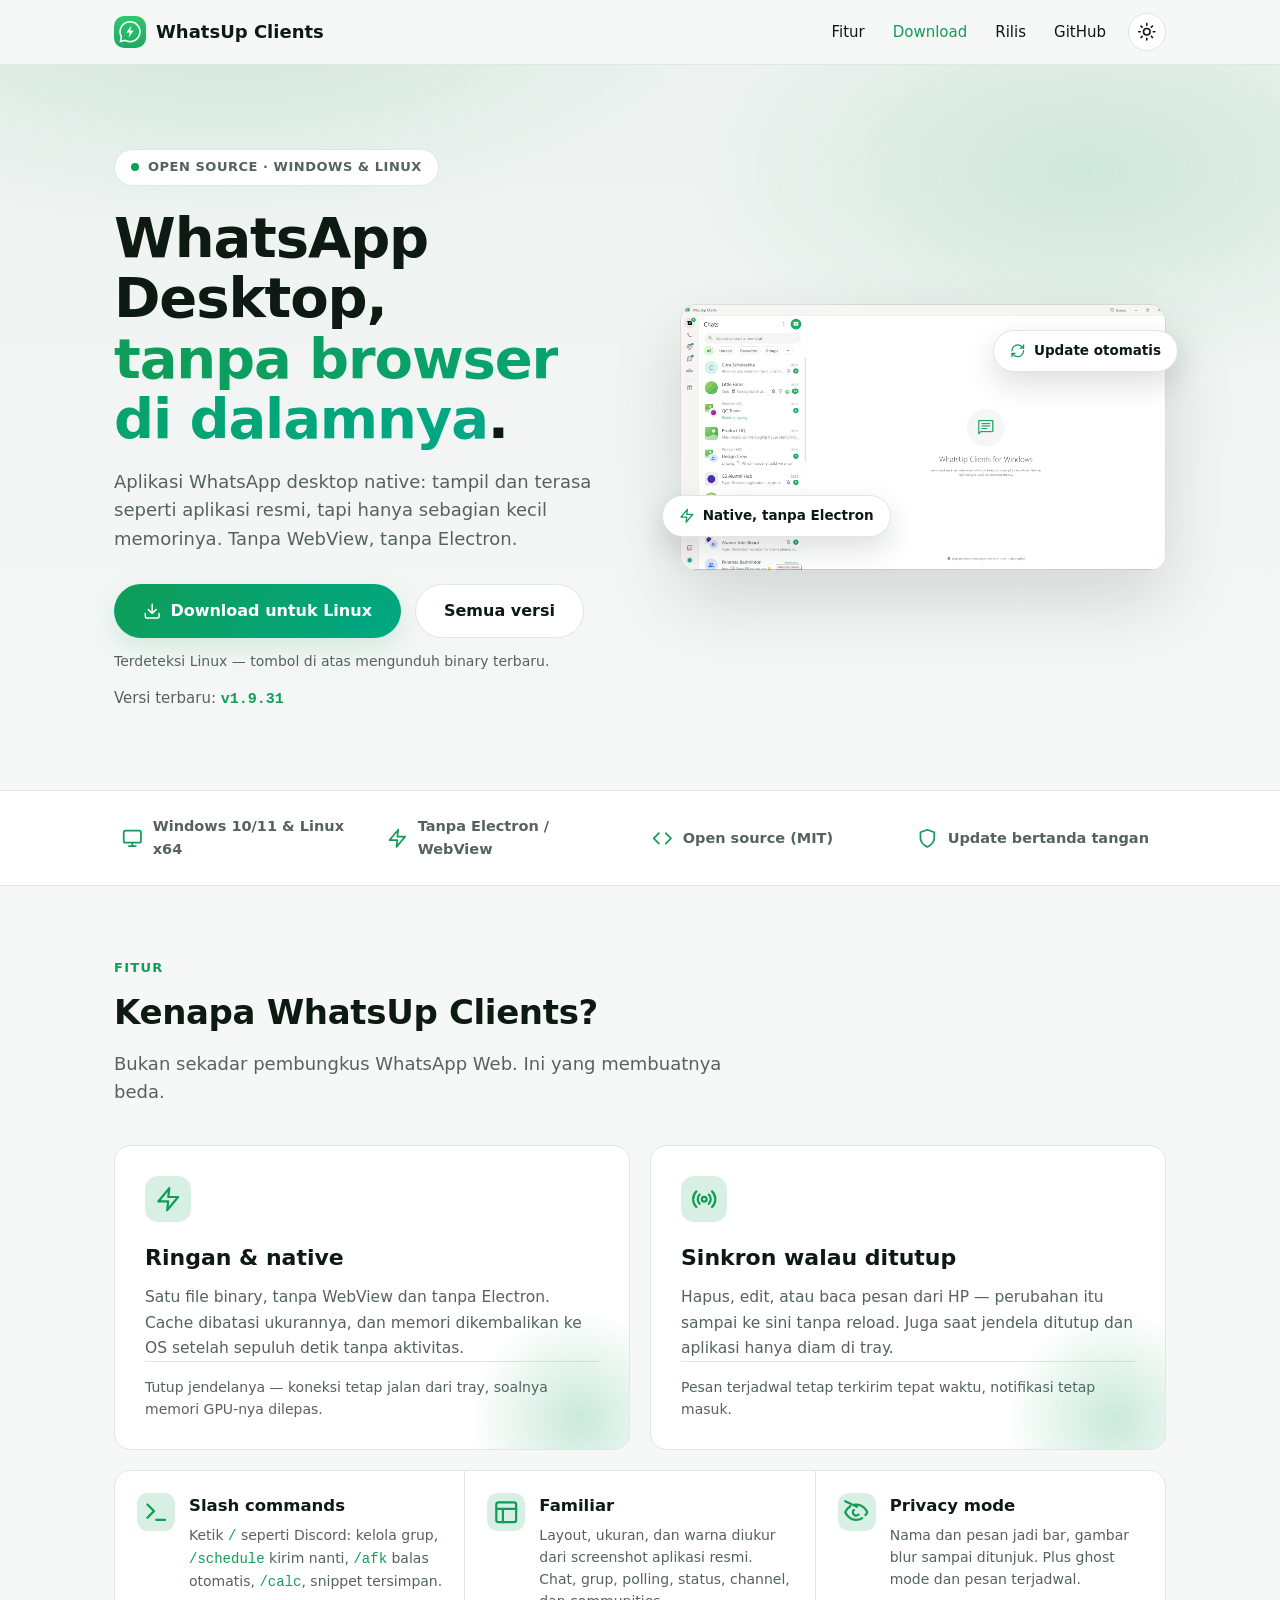
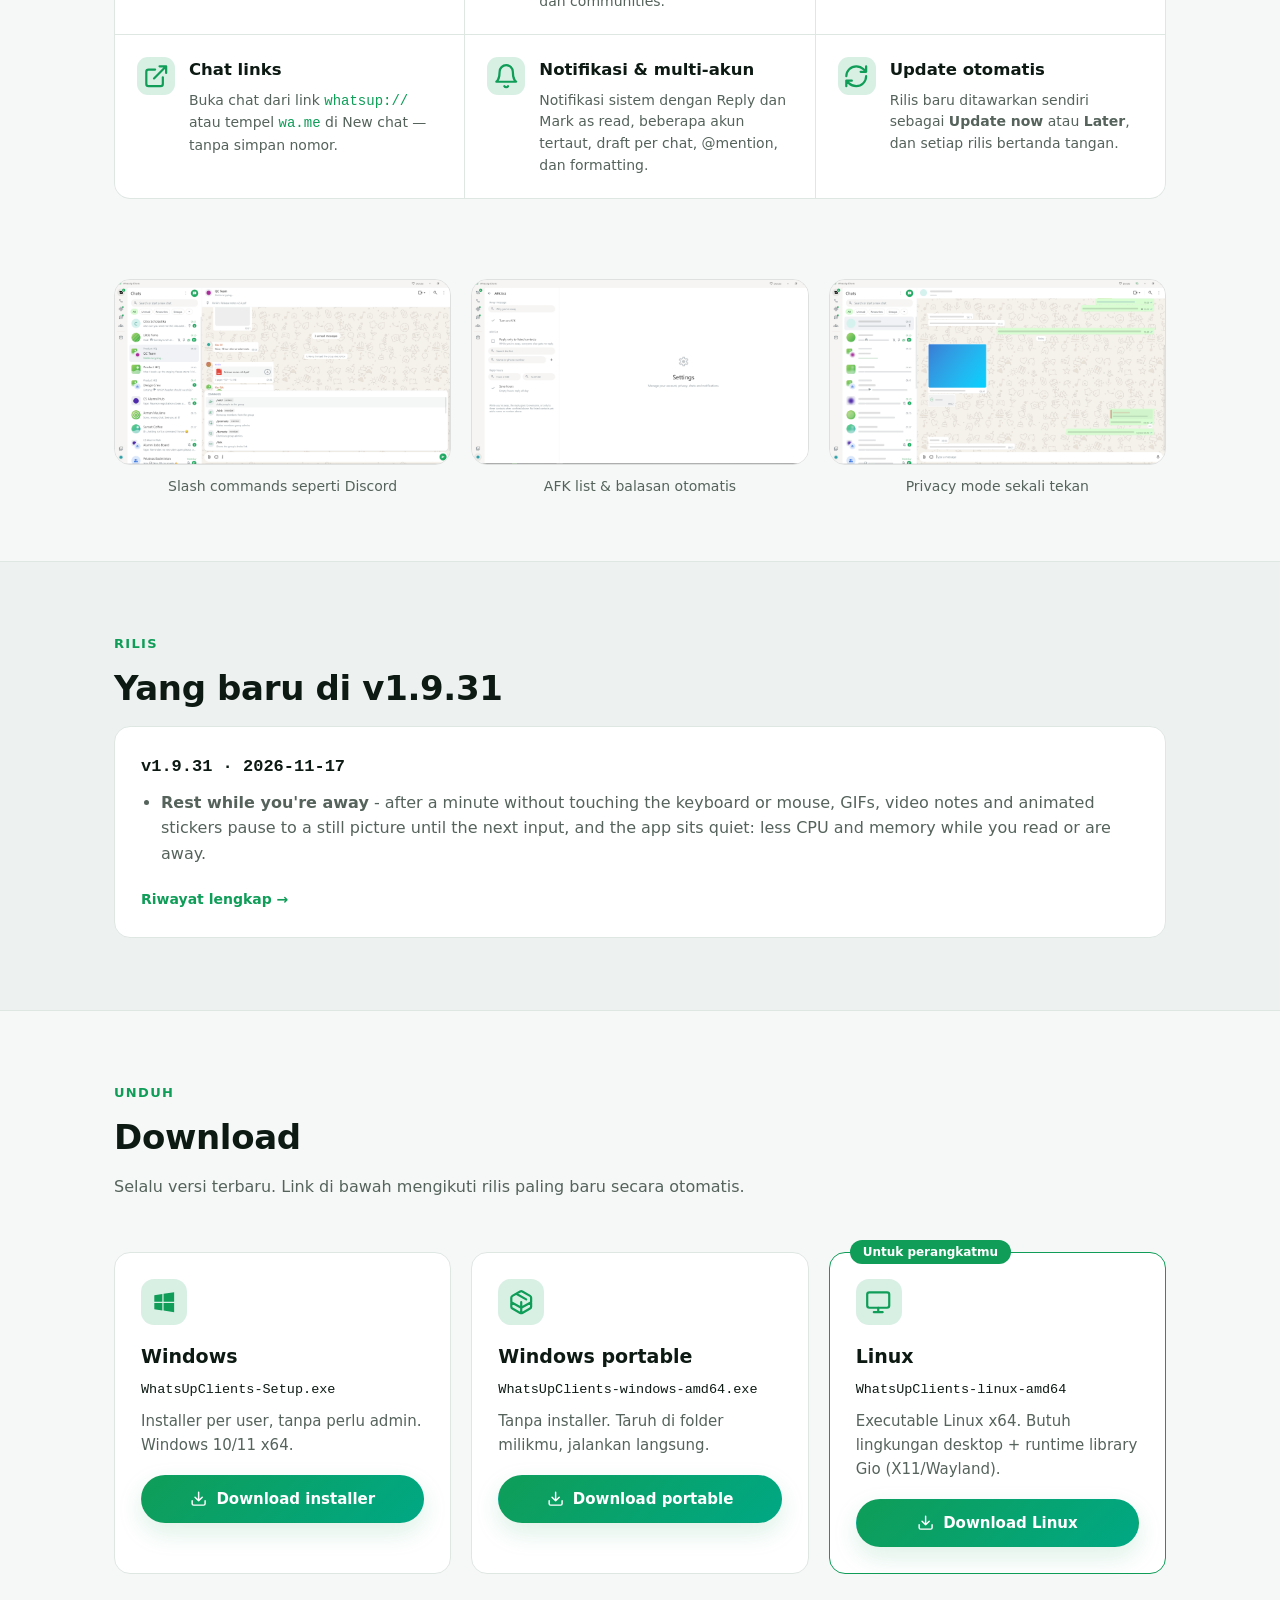
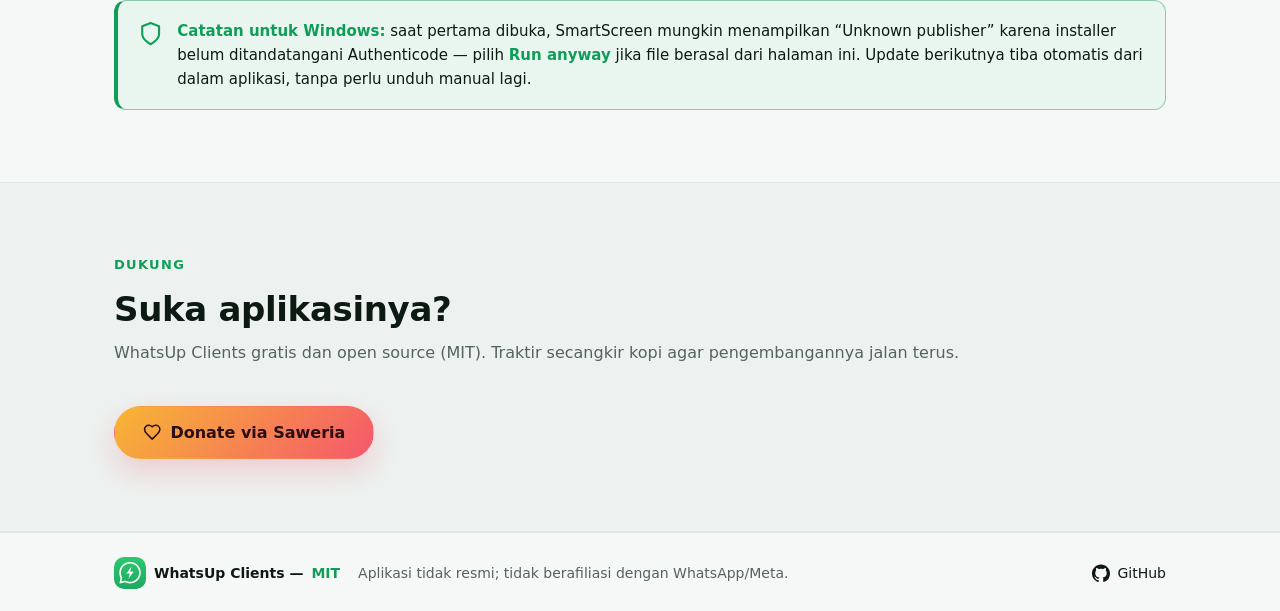
<file: index.html>
<!DOCTYPE html>
<html lang="id" data-theme="dark">
<head>
<meta charset="utf-8">
<meta name="viewport" content="width=device-width, initial-scale=1">
<title>WhatsUp Clients</title>
<meta name="description" content="WhatsUp Clients adalah aplikasi WhatsApp Desktop native yang ringan: tampilan seperti aplikasi resmi, tanpa Electron, dengan update otomatis.">
<link rel="canonical" href="https://latief.id/whatsup/">

<link rel="icon" href="docs/brand/favicon.ico" sizes="any">
<link rel="icon" type="image/png" sizes="32x32" href="docs/brand/icon-32.png">
<link rel="apple-touch-icon" href="docs/brand/icon-512.png">

<meta property="og:type" content="website">
<meta property="og:site_name" content="WhatsUp Clients">
<meta property="og:title" content="WhatsUp Clients">
<meta property="og:description" content="Aplikasi WhatsApp Desktop native yang ringan. Tampil seperti aplikasi resmi, tanpa Electron, tetap tersinkron walau jendela ditutup.">
<meta property="og:url" content="https://latief.id/whatsup/">
<meta property="og:image" content="https://latief.id/whatsup/docs/brand/og-image.png">
<meta property="og:image:width" content="1200">
<meta property="og:image:height" content="630">
<meta property="og:image:alt" content="Ikon WhatsUp Clients">
<meta property="og:locale" content="id_ID">
<meta property="og:locale:alternate" content="en_US">

<meta name="twitter:card" content="summary_large_image">
<meta name="twitter:title" content="WhatsUp Clients">
<meta name="twitter:description" content="Aplikasi WhatsApp Desktop native yang ringan. Tampilan seperti aplikasi resmi, tanpa Electron, dengan update otomatis.">
<meta name="twitter:image" content="https://latief.id/whatsup/docs/brand/og-image.png">
<meta name="twitter:image:alt" content="Ikon WhatsUp Clients">

<link rel="stylesheet" href="styles.css">
<script>
// Set theme before paint to avoid a flash. Stored choice wins,
// otherwise follow the OS.
(function () {
  try {
    var t = localStorage.getItem("wuc-theme");
    if (!t) t = (window.matchMedia && window.matchMedia("(prefers-color-scheme: light)").matches) ? "light" : "dark";
    document.documentElement.setAttribute("data-theme", t);
  } catch (e) {}
})();
</script>
</head>
<body>

<svg width="0" height="0" class="sprite" aria-hidden="true" focusable="false"><defs>
<symbol id="i-chat" viewBox="0 0 24 24"><path d="M21 11.5a8.38 8.38 0 0 1-.9 3.8 8.5 8.5 0 0 1-7.6 4.7 8.38 8.38 0 0 1-3.8-.9L3 21l1.9-5.7a8.38 8.38 0 0 1-.9-3.8 8.5 8.5 0 0 1 4.7-7.6 8.38 8.38 0 0 1 3.8-.9h.5a8.48 8.48 0 0 1 8 8z"/></symbol>
<symbol id="i-zap" viewBox="0 0 24 24"><path d="M13 2 3 14h9l-1 8 10-12h-9z"/></symbol>
<symbol id="i-layout" viewBox="0 0 24 24"><rect x="3" y="3" width="18" height="18" rx="2"/><path d="M3 9h18M9 21V9"/></symbol>
<symbol id="i-terminal" viewBox="0 0 24 24"><path d="m4 17 6-6-6-6M12 19h8"/></symbol>
<symbol id="i-eyeoff" viewBox="0 0 24 24"><path d="M10.73 5.08A10.43 10.43 0 0 1 12 5c7 0 10 7 10 7a13.16 13.16 0 0 1-1.67 2.68M6.61 6.61A13.53 13.53 0 0 0 2 12s3 7 10 7a9.74 9.74 0 0 0 5.39-1.61M14.12 14.12a3 3 0 1 1-4.24-4.24m2.82-2.82L2 2"/></symbol>
<symbol id="i-bell" viewBox="0 0 24 24"><path d="M6 8a6 6 0 0 1 12 0c0 7 3 9 3 9H3s3-2 3-9M10.3 21a1.94 1.94 0 0 0 3.4 0"/></symbol>
<symbol id="i-refresh" viewBox="0 0 24 24"><path d="M3 12a9 9 0 0 1 9-9 9.75 9.75 0 0 1 6.74 2.74L21 8M21 3v5h-5M21 12a9 9 0 0 1-9 9 9.75 9.75 0 0 1-6.74-2.74L3 16M3 21v-5h5"/></symbol>
<symbol id="i-realtime" viewBox="0 0 24 24"><circle cx="12" cy="12" r="2.2"/><path d="M7.8 7.8a6 6 0 0 0 0 8.4M16.2 7.8a6 6 0 0 1 0 8.4M4.9 4.9a10 10 0 0 0 0 14.2M19.1 4.9a10 10 0 0 1 0 14.2"/></symbol>
<symbol id="i-download" viewBox="0 0 24 24"><path d="M21 15v4a2 2 0 0 1-2 2H5a2 2 0 0 1-2-2v-4m4-5 5 5 5-5M12 15V3"/></symbol>
<symbol id="i-sun" viewBox="0 0 24 24"><circle cx="12" cy="12" r="4"/><path d="M12 2v2M12 20v2m-7.07-17.07 1.41 1.41M17.66 17.66l1.41 1.41M2 12h2M20 12h2M6.34 17.66l-1.41 1.41M19.07 4.93l-1.41 1.41"/></symbol>
<symbol id="i-moon" viewBox="0 0 24 24"><path d="M21 12.79A9 9 0 1 1 11.21 3 7 7 0 0 0 21 12.79z"/></symbol>
<symbol id="i-windows" viewBox="0 0 24 24"><path d="M3 5.6 10.3 4.6v6.9H3zM11.4 4.4 21 3v8.5h-9.6zM3 12.6h7.3v6.9L3 18.4zM11.4 12.6H21V21l-9.6-1.4z"/></symbol>
<symbol id="i-package" viewBox="0 0 24 24"><path d="m7.5 4.27 9 5.15M21 8a2 2 0 0 0-1-1.73l-7-4a2 2 0 0 0-2 0l-7 4A2 2 0 0 0 3 8v8a2 2 0 0 0 1 1.73l7 4a2 2 0 0 0 2 0l7-4A2 2 0 0 0 21 16zm-18 4 9 5 9-5M12 22V12"/></symbol>
<symbol id="i-monitor" viewBox="0 0 24 24"><rect x="2" y="3" width="20" height="14" rx="2"/><path d="M8 21h8M12 17v4"/></symbol>
<symbol id="i-heart" viewBox="0 0 24 24"><path d="M19 14c1.49-1.46 3-3.21 3-5.5A5.5 5.5 0 0 0 16.5 3c-1.76 0-3 .5-4.5 2-1.5-1.5-2.74-2-4.5-2A5.5 5.5 0 0 0 2 8.5c0 2.29 1.51 4.04 3 5.5l7 7z"/></symbol>
<symbol id="i-arrowup" viewBox="0 0 24 24"><path d="M12 19V5m-7 7 7-7 7 7"/></symbol>
<symbol id="i-code" viewBox="0 0 24 24"><path d="m16 18 6-6-6-6M8 6l-6 6 6 6"/></symbol>
<symbol id="i-shield" viewBox="0 0 24 24"><path d="M12 22s8-4 8-10V5l-8-3-8 3v7c0 6 8 10 8 10z"/></symbol>
<symbol id="i-external" viewBox="0 0 24 24"><path d="M18 13v6a2 2 0 0 1-2 2H5a2 2 0 0 1-2-2V8a2 2 0 0 1 2-2h6M15 3h6v6M10 14 21 3"/></symbol>
<symbol id="i-menu" viewBox="0 0 24 24"><path d="M3 6h18M3 12h18M3 18h18"/></symbol>
<symbol id="i-close" viewBox="0 0 24 24"><path d="M18 6 6 18M6 6l12 12"/></symbol>
<symbol id="i-github" viewBox="0 0 24 24"><path d="M12 .5C5.37.5 0 5.87 0 12.5c0 5.3 3.44 9.8 8.21 11.39.6.11.82-.26.82-.58 0-.29-.01-1.05-.02-2.06-3.34.73-4.04-1.61-4.04-1.61-.55-1.39-1.34-1.76-1.34-1.76-1.09-.75.08-.73.08-.73 1.21.09 1.84 1.24 1.84 1.24 1.07 1.84 2.81 1.31 3.5 1 .11-.78.42-1.31.76-1.61-2.67-.3-5.47-1.33-5.47-5.93 0-1.31.47-2.38 1.24-3.22-.12-.3-.54-1.52.12-3.18 0 0 1.01-.32 3.3 1.23a11.5 11.5 0 0 1 6 0c2.29-1.55 3.3-1.23 3.3-1.23.66 1.66.24 2.88.12 3.18.77.84 1.24 1.91 1.24 3.22 0 4.61-2.8 5.62-5.48 5.92.43.37.81 1.1.81 2.22 0 1.61-.01 2.9-.01 3.29 0 .32.22.7.83.58A12.01 12.01 0 0 0 24 12.5C24 5.87 18.63.5 12 .5z"/></symbol>
</defs></svg>

<header class="nav">
  <div class="wrap nav-in">
    <a class="brand" href="#top"><img class="brand-mark" src="docs/brand/icon-512.png" width="32" height="32" alt="">WhatsUp Clients</a>
    <div class="nav-right">
      <nav id="nav-links" class="nav-links">
        <a href="#fitur">Fitur</a>
        <a href="#download">Download</a>
        <a href="#terbaru">Rilis</a>
        <a href="https://github.com/latiefahmad/whatsupclients" target="_blank" rel="noopener">GitHub</a>
      </nav>
      <button id="theme-toggle" class="theme-toggle" aria-label="Ganti tema">
        <svg class="ic i-sun"><use href="#i-sun"/></svg>
        <svg class="ic i-moon"><use href="#i-moon"/></svg>
      </button>
      <button id="menu-btn" class="menu-btn" aria-label="Buka menu" aria-expanded="false"><svg class="ic"><use href="#i-menu"/></svg></button>
    </div>
  </div>
  <div class="progress" aria-hidden="true"><span id="progress-bar"></span></div>
</header>

<main id="top">
  <section class="hero">
    <div class="wrap hero-in">
      <div class="hero-text">
        <p class="eyebrow"><span class="pulse"></span>Open source &middot; Windows &amp; Linux</p>
        <h1>WhatsApp Desktop,<br><span class="hl">tanpa browser di dalamnya</span>.</h1>
        <p class="lede">Aplikasi WhatsApp desktop native: tampil dan terasa seperti aplikasi resmi,
          tapi hanya sebagian kecil memorinya. Tanpa WebView, tanpa Electron.</p>
        <div class="cta">
          <a id="cta-main" class="btn primary" href="https://github.com/latiefahmad/whatsupclients/releases/latest"><svg class="ic"><use href="#i-download"/></svg>Download</a>
          <a class="btn ghost" href="#download">Semua versi</a>
        </div>
        <p id="cta-note" class="cta-note"></p>
        <p class="ver-badge">Versi terbaru: <a id="ver-tag" href="https://github.com/latiefahmad/whatsupclients/releases/latest">&hellip;</a><span id="dl-count"></span></p>
      </div>
      <div class="hero-shot">
        <div class="shot-frame">
          <img src="docs/screenshots/all-chat.png" alt="WhatsUp Clients menampilkan semua chat">
        </div>
        <span class="chip chip-a"><svg class="ic"><use href="#i-zap"/></svg>Native, tanpa Electron</span>
        <span class="chip chip-b"><svg class="ic"><use href="#i-refresh"/></svg>Update otomatis</span>
      </div>
    </div>
  </section>

  <section class="stats">
    <div class="wrap stats-in">
      <div class="stat"><svg class="ic"><use href="#i-monitor"/></svg><span>Windows 10/11 &amp; Linux x64</span></div>
      <div class="stat"><svg class="ic"><use href="#i-zap"/></svg><span>Tanpa Electron / WebView</span></div>
      <div class="stat"><svg class="ic"><use href="#i-code"/></svg><span>Open source (MIT)</span></div>
      <div class="stat"><svg class="ic"><use href="#i-shield"/></svg><span>Update bertanda tangan</span></div>
    </div>
  </section>

  <section id="fitur" class="section">
    <div class="wrap">
      <p class="kicker">Fitur</p>
      <h2>Kenapa WhatsUp Clients?</h2>
      <p class="lede sub">Bukan sekadar pembungkus WhatsApp Web. Ini yang membuatnya beda.</p>

      <div class="feat">
        <article class="feat-hero">
          <span class="tile"><svg class="ic"><use href="#i-zap"/></svg></span>
          <h3>Ringan &amp; native</h3>
          <p>Satu file binary, tanpa WebView dan tanpa Electron. Cache dibatasi ukurannya, dan
            memori dikembalikan ke OS setelah sepuluh detik tanpa aktivitas.</p>
          <p class="feat-aside">Tutup jendelanya &mdash; koneksi tetap jalan dari tray, soalnya
            memori GPU-nya dilepas.</p>
        </article>

        <article class="feat-hero">
          <span class="tile"><svg class="ic"><use href="#i-realtime"/></svg></span>
          <h3>Sinkron walau ditutup</h3>
          <p>Hapus, edit, atau baca pesan dari HP &mdash; perubahan itu sampai ke sini tanpa
            reload. Juga saat jendela ditutup dan aplikasi hanya diam di tray.</p>
          <p class="feat-aside">Pesan terjadwal tetap terkirim tepat waktu, notifikasi tetap masuk.</p>
        </article>
      </div>

      <div class="feat-rest">
        <div class="feat-item">
          <span class="tile sm"><svg class="ic"><use href="#i-terminal"/></svg></span>
          <div>
            <h3>Slash commands</h3>
            <p>Ketik <code>/</code> seperti Discord: kelola grup, <code>/schedule</code> kirim
              nanti, <code>/afk</code> balas otomatis, <code>/calc</code>, snippet tersimpan.</p>
          </div>
        </div>
        <div class="feat-item">
          <span class="tile sm"><svg class="ic"><use href="#i-layout"/></svg></span>
          <div>
            <h3>Familiar</h3>
            <p>Layout, ukuran, dan warna diukur dari screenshot aplikasi resmi. Chat, grup,
              polling, status, channel, dan communities.</p>
          </div>
        </div>
        <div class="feat-item">
          <span class="tile sm"><svg class="ic"><use href="#i-eyeoff"/></svg></span>
          <div>
            <h3>Privacy mode</h3>
            <p>Nama dan pesan jadi bar, gambar blur sampai ditunjuk. Plus ghost mode dan
              pesan terjadwal.</p>
          </div>
        </div>
        <div class="feat-item">
          <span class="tile sm"><svg class="ic"><use href="#i-external"/></svg></span>
          <div>
            <h3>Chat links</h3>
            <p>Buka chat dari link <code>whatsup://</code> atau tempel <code>wa.me</code> di New
              chat &mdash; tanpa simpan nomor.</p>
          </div>
        </div>
        <div class="feat-item">
          <span class="tile sm"><svg class="ic"><use href="#i-bell"/></svg></span>
          <div>
            <h3>Notifikasi &amp; multi-akun</h3>
            <p>Notifikasi sistem dengan Reply dan Mark as read, beberapa akun tertaut, draft per
              chat, @mention, dan formatting.</p>
          </div>
        </div>
        <div class="feat-item">
          <span class="tile sm"><svg class="ic"><use href="#i-refresh"/></svg></span>
          <div>
            <h3>Update otomatis</h3>
            <p>Rilis baru ditawarkan sendiri sebagai <b>Update now</b> atau <b>Later</b>, dan
              setiap rilis bertanda tangan.</p>
          </div>
        </div>
      </div>
    </div>
  </section>

  <section class="shots">
    <div class="wrap">
      <div class="shot-row">
        <figure><img src="docs/screenshots/slash.png" alt="Slash command"><figcaption>Slash commands seperti Discord</figcaption></figure>
        <figure><img src="docs/screenshots/afk-list.png" alt="AFK list"><figcaption>AFK list &amp; balasan otomatis</figcaption></figure>
        <figure><img src="docs/screenshots/privacy.png" alt="Privacy mode"><figcaption>Privacy mode sekali tekan</figcaption></figure>
      </div>
    </div>
  </section>

  <section id="terbaru" class="section alt">
    <div class="wrap">
      <p class="kicker">Rilis</p>
      <h2>Yang baru di <span id="news-tag">versi terbaru</span></h2>
      <div id="news-body" class="card news"><p class="muted">Memuat catatan rilis&hellip;</p></div>
    </div>
  </section>

  <section id="download" class="section">
    <div class="wrap">
      <p class="kicker">Unduh</p>
      <h2>Download</h2>
      <p class="muted">Selalu versi terbaru. Link di bawah mengikuti rilis paling baru secara otomatis.</p>
      <div class="grid dl" id="dl-grid">
        <div class="card dl-card" data-os="windows">
          <span class="tile"><svg class="ic fill"><use href="#i-windows"/></svg></span>
          <h3>Windows</h3>
          <p class="file">WhatsUpClients-Setup.exe</p>
          <p>Installer per user, tanpa perlu admin. Windows 10/11 x64.</p>
          <a class="btn primary" href="https://github.com/latiefahmad/whatsupclients/releases/latest/download/WhatsUpClients-Setup.exe"><svg class="ic"><use href="#i-download"/></svg>Download installer</a>
        </div>
        <div class="card dl-card" data-os="windows">
          <span class="tile"><svg class="ic"><use href="#i-package"/></svg></span>
          <h3>Windows portable</h3>
          <p class="file">WhatsUpClients-windows-amd64.exe</p>
          <p>Tanpa installer. Taruh di folder milikmu, jalankan langsung.</p>
          <a class="btn primary" href="https://github.com/latiefahmad/whatsupclients/releases/latest/download/WhatsUpClients-windows-amd64.exe"><svg class="ic"><use href="#i-download"/></svg>Download portable</a>
        </div>
        <div class="card dl-card" data-os="linux">
          <span class="tile"><svg class="ic"><use href="#i-monitor"/></svg></span>
          <h3>Linux</h3>
          <p class="file">WhatsUpClients-linux-amd64</p>
          <p>Executable Linux x64. Butuh lingkungan desktop + runtime library Gio (X11/Wayland).</p>
          <a class="btn primary" href="https://github.com/latiefahmad/whatsupclients/releases/latest/download/WhatsUpClients-linux-amd64"><svg class="ic"><use href="#i-download"/></svg>Download Linux</a>
        </div>
      </div>
      <div class="note">
        <svg class="ic"><use href="#i-shield"/></svg>
        <div><b>Catatan untuk Windows:</b> saat pertama dibuka, SmartScreen mungkin menampilkan
          &ldquo;Unknown publisher&rdquo; karena installer belum ditandatangani Authenticode — pilih
          <b>Run anyway</b> jika file berasal dari halaman ini. Update berikutnya tiba otomatis
          dari dalam aplikasi, tanpa perlu unduh manual lagi.</div>
      </div>
    </div>
  </section>

  <section class="section alt">
    <div class="wrap donate">
      <div>
        <p class="kicker">Dukung</p>
        <h2>Suka aplikasinya?</h2>
        <p class="muted">WhatsUp Clients gratis dan open source (MIT). Traktir secangkir kopi agar pengembangannya jalan terus.</p>
      </div>
      <a class="btn donate-btn" href="https://saweria.co/latiefahmad" target="_blank" rel="noopener"><svg class="ic"><use href="#i-heart"/></svg>Donate via Saweria</a>
    </div>
  </section>
</main>

<footer>
  <div class="wrap foot">
    <span class="foot-brand"><img class="brand-mark" src="docs/brand/icon-512.png" width="20" height="20" alt="">WhatsUp Clients &mdash; <a href="https://github.com/latiefahmad/whatsupclients/blob/main/LICENSE" target="_blank" rel="noopener">MIT</a></span>
    <span class="muted">Aplikasi tidak resmi; tidak berafiliasi dengan WhatsApp/Meta.</span>
    <a class="foot-gh" href="https://github.com/latiefahmad/whatsupclients" target="_blank" rel="noopener"><svg class="ic fill"><use href="#i-github"/></svg>GitHub</a>
  </div>
</footer>

<button id="to-top" aria-label="Kembali ke atas"><svg class="ic"><use href="#i-arrowup"/></svg></button>
<script src="releases.js"></script>
<script src="app.js"></script>
</body>
</html>
</file>
<file: styles.css>
:root, html[data-theme="dark"] {
  --green: #25d366;
  --green-2: #00c287;
  --bg: #0b141a;
  --bg-2: #070f14;
  --panel: #111b21;
  --panel2: #1f2c34;
  --text: #e9edef;
  --muted: #8696a0;
  --radius: 16px;
  --navbg: rgba(11, 20, 26, .92);
  --shadow: rgba(0, 0, 0, .45);
  --glow: rgba(37, 211, 102, .16);
  --shot-border: rgba(255, 255, 255, .08);
}

html[data-theme="light"] {
  --green: #0f9d58;
  --green-2: #00a884;
  --bg: #f6f8f7;
  --bg-2: #edf2f0;
  --panel: #ffffff;
  --panel2: #dfe7e3;
  --text: #0d1a14;
  --muted: #55635c;
  --navbg: rgba(246, 248, 247, .93);
  --shadow: rgba(13, 26, 20, .14);
  --glow: rgba(15, 157, 88, .14);
  --shot-border: rgba(13, 26, 20, .1);
}

* { box-sizing: border-box; }

html { scroll-behavior: smooth; scroll-padding-top: 76px; }

body {
  margin: 0;
  font-family: "Segoe UI", system-ui, -apple-system, Roboto, sans-serif;
  background: var(--bg);
  color: var(--text);
  line-height: 1.6;
  -webkit-font-smoothing: antialiased;
}

.wrap { max-width: 1100px; margin: 0 auto; padding: 0 24px; }
a { color: var(--green); text-decoration: none; }
a:hover { text-decoration: none; }
p { margin: 0 0 14px; }

/* ---- inline icon system ---- */
.sprite { position: absolute; }
.ic {
  width: 1.15em; height: 1.15em;
  fill: none; stroke: currentColor;
  stroke-width: 2; stroke-linecap: round; stroke-linejoin: round;
  vertical-align: -.2em; flex: none;
}
.ic.fill { fill: currentColor; stroke: none; }
.ic-inline { width: .95em; height: .95em; }

/* ---- nav ---- */
.nav {
  position: sticky; top: 0; z-index: 30;
  background: var(--navbg);
  border-bottom: 1px solid var(--panel2);
  backdrop-filter: blur(10px);
}
.nav-in { display: flex; align-items: center; justify-content: space-between; height: 64px; gap: 16px; }

.brand {
  display: flex; align-items: center; gap: 10px;
  color: var(--text); font-weight: 700; font-size: 18px;
}
.brand-mark {
  display: block;
  width: 32px; height: 32px; border-radius: 10px;
}
html[data-theme="light"] .brand-mark { color: #fff; }

.nav-right { display: flex; align-items: center; gap: 8px; }
.nav-links { display: flex; align-items: center; }
.nav-links a {
  color: var(--text); font-size: 15px; padding: 8px 14px;
  border-radius: 999px; transition: background .2s, color .2s;
}
.nav-links a:hover { background: var(--panel2); }
.nav-links a.active { color: var(--green); }

.theme-toggle {
  display: grid; place-items: center;
  width: 38px; height: 38px; border-radius: 50%; cursor: pointer;
  background: var(--panel); color: var(--text);
  border: 1px solid var(--panel2); font-size: 17px;
  transition: border-color .2s, transform .2s;
}
.theme-toggle:hover { border-color: var(--green); transform: rotate(15deg); }
html[data-theme="dark"] .i-sun, html[data-theme="light"] .i-moon { display: none; }

.menu-btn {
  display: none; place-items: center;
  width: 38px; height: 38px; border-radius: 10px; cursor: pointer;
  background: var(--panel); color: var(--text);
  border: 1px solid var(--panel2); font-size: 18px;
}
.menu-btn .ic { pointer-events: none; }

/* Safari ignores grid/flex centering inside <button>, so the icons slipped
   to a corner and overlapped the border. Center them absolutely instead;
   works in every browser. */
.theme-toggle, .menu-btn, #to-top { position: relative; padding: 0; }
.theme-toggle .ic, .menu-btn .ic, #to-top .ic {
  position: absolute; inset: 0; margin: auto;
}

.progress { position: absolute; left: 0; right: 0; bottom: -1px; height: 2px; background: transparent; }
#progress-bar {
  display: block; height: 100%; width: 0;
  background: linear-gradient(90deg, var(--green), var(--green-2));
}

/* ---- hero ---- */
.hero {
  position: relative; overflow: hidden;
  padding: 84px 0 64px;
  background:
    radial-gradient(700px 340px at 18% -10%, var(--glow), transparent 70%),
    radial-gradient(560px 300px at 85% 15%, var(--glow), transparent 70%),
    linear-gradient(180deg, var(--bg-2), var(--bg));
}
.hero-in { display: grid; grid-template-columns: 1.05fr 1fr; gap: 56px; align-items: center; }

.eyebrow {
  display: inline-flex; align-items: center; gap: 9px;
  font-size: 13px; font-weight: 600; letter-spacing: .04em; text-transform: uppercase;
  color: var(--muted);
  border: 1px solid var(--panel2); background: var(--panel);
  padding: 7px 16px; border-radius: 999px; margin-bottom: 22px;
}
.pulse {
  width: 8px; height: 8px; border-radius: 50%; background: var(--green);
  animation: pulse 2.2s ease-in-out infinite;
}
@keyframes pulse {
  0%, 100% { box-shadow: 0 0 0 0 rgba(37, 211, 102, .5); }
  50% { box-shadow: 0 0 0 7px rgba(37, 211, 102, 0); }
}

.hero h1 {
  font-size: clamp(34px, 5vw, 56px); line-height: 1.08;
  margin: 0 0 18px; letter-spacing: -.02em;
}
.hl {
  background: linear-gradient(90deg, var(--green), var(--green-2));
  -webkit-background-clip: text; background-clip: text; color: transparent;
}
.lede { color: var(--muted); font-size: 18px; max-width: 30em; }

.cta { display: flex; gap: 14px; margin-top: 30px; flex-wrap: wrap; }
.btn {
  display: inline-flex; align-items: center; gap: 9px;
  padding: 13px 28px; border-radius: 999px; font-weight: 600; font-size: 16px;
  border: 1px solid transparent; transition: transform .18s, filter .18s, border-color .18s;
}
.btn:hover { transform: translateY(-2px); text-decoration: none; }
.btn.primary {
  background: linear-gradient(135deg, var(--green), var(--green-2));
  color: #05130c; box-shadow: 0 10px 26px var(--glow);
}
html[data-theme="light"] .btn.primary { color: #fff; }
.btn.primary:hover { filter: brightness(1.07); }
.btn.ghost { border-color: var(--panel2); color: var(--text); background: var(--panel); }
.btn.ghost:hover { border-color: var(--green); }

.cta-note { font-size: 14px; color: var(--muted); margin-top: 12px; }
.ver-badge { font-size: 15px; color: var(--muted); }
.ver-badge a { font-weight: 700; font-family: Consolas, monospace; }

.hero-shot { position: relative; }
.shot-frame {
  border-radius: var(--radius); overflow: hidden;
  border: 1px solid var(--shot-border);
  box-shadow: 0 30px 70px var(--shadow);
  animation: floaty 7s ease-in-out infinite;
}
.shot-frame img { display: block; width: 100%; }
@keyframes floaty { 0%, 100% { transform: translateY(0); } 50% { transform: translateY(-10px); } }

.chip {
  position: absolute; display: inline-flex; align-items: center; gap: 8px;
  background: var(--panel); color: var(--text);
  border: 1px solid var(--panel2); border-radius: 999px;
  padding: 9px 16px; font-size: 13.5px; font-weight: 600;
  box-shadow: 0 12px 30px var(--shadow);
}
.chip .ic { color: var(--green); }
.chip-a { left: -18px; bottom: 34px; animation: floaty 6s ease-in-out .8s infinite; }
.chip-b { right: -12px; top: 26px; animation: floaty 6.5s ease-in-out .3s infinite; }

/* ---- stats strip ---- */
.stats { border-block: 1px solid var(--panel2); background: var(--panel); }
.stats-in {
  display: grid; grid-template-columns: repeat(4, 1fr); gap: 8px;
  padding-block: 18px;
}
.stat {
  display: flex; align-items: center; gap: 10px;
  font-size: 14.5px; font-weight: 600; color: var(--muted);
  padding: 6px 8px;
}
.stat .ic { color: var(--green); font-size: 18px; }

/* ---- sections ---- */
.section { padding: 72px 0; }
.section.alt { background: var(--bg-2); border-block: 1px solid var(--panel2); }

.kicker {
  font-size: 13px; font-weight: 700; letter-spacing: .1em;
  text-transform: uppercase; color: var(--green); margin-bottom: 6px;
}
h2 { font-size: clamp(26px, 3.5vw, 34px); margin: 0 0 10px; letter-spacing: -.01em; }
.muted { color: var(--muted); }
.small { font-size: 14px; }

.grid { display: grid; grid-template-columns: repeat(3, 1fr); gap: 20px; margin-top: 34px; }

/* ---- features ----
   Two cards carry the argument, the rest are a compact list. A uniform
   grid of seven left the last row with one card and no reading order. */
.lede.sub { margin: 0; max-width: 620px; color: var(--muted); }

.feat { display: grid; grid-template-columns: 1fr 1fr; gap: 20px; margin-top: 38px; }
.feat-hero {
  position: relative; overflow: hidden;
  display: flex; flex-direction: column;
  background: var(--panel); border: 1px solid var(--panel2);
  border-radius: var(--radius); padding: 30px 30px 28px;
  transition: border-color .22s, transform .22s, box-shadow .22s;
}
.feat-hero::after {
  content: ""; position: absolute; inset: auto -60px -80px auto;
  width: 220px; height: 220px; border-radius: 50%; pointer-events: none;
  background: radial-gradient(circle, color-mix(in srgb, var(--green) 22%, transparent), transparent 70%);
}
.feat-hero:hover {
  transform: translateY(-4px);
  border-color: color-mix(in srgb, var(--green) 55%, var(--panel2));
  box-shadow: 0 18px 40px var(--shadow);
}
.feat-hero h3 { margin: 18px 0 10px; font-size: 22px; }
.feat-hero p { margin: 0; color: var(--muted); font-size: 15.5px; line-height: 1.62; }
.feat-hero .feat-aside {
  margin-top: auto; padding-top: 14px; font-size: 14px;
  border-top: 1px solid var(--panel2);
}
.feat-hero code { color: var(--green); font-family: Consolas, monospace; }

.feat-rest {
  display: grid; grid-template-columns: repeat(3, 1fr);
  gap: 1px; margin-top: 20px;
  background: var(--panel2);
  border: 1px solid var(--panel2); border-radius: var(--radius); overflow: hidden;
}
.feat-item {
  display: flex; gap: 14px; align-items: flex-start;
  background: var(--panel); padding: 22px;
  transition: background .2s;
}
.feat-item:hover { background: var(--panel2); }
.feat-item h3 { margin: 0 0 6px; font-size: 16.5px; }
.feat-item p { margin: 0; color: var(--muted); font-size: 14px; line-height: 1.55; }
.feat-item code { color: var(--green); font-family: Consolas, monospace; }

.tile.sm { width: 38px; height: 38px; border-radius: 11px; font-size: 23px; flex: none; }

.card {
  position: relative; min-width: 0;
  background: var(--panel); border: 1px solid var(--panel2);
  border-radius: var(--radius); padding: 26px;
  transition: transform .22s, border-color .22s, box-shadow .22s;
}
.card:hover {
  transform: translateY(-5px);
  border-color: color-mix(in srgb, var(--green) 55%, var(--panel2));
  box-shadow: 0 18px 40px var(--shadow);
}
.card h3 { margin: 16px 0 8px; font-size: 19px; }
.card p { margin: 0; color: var(--muted); font-size: 15px; }
.card code { color: var(--green); font-family: Consolas, monospace; }
.card .btn { margin-top: 18px; font-size: 15px; padding: 11px 22px; }
.card .file {
  font-family: Consolas, monospace; color: var(--text); font-size: 13.5px;
  margin-bottom: 8px; overflow-wrap: anywhere;
}

.tile {
  display: grid; place-items: center;
  width: 46px; height: 46px; border-radius: 13px;
  background: color-mix(in srgb, var(--green) 16%, transparent);
  color: var(--green); font-size: 23px;
}

/* ---- screenshots ---- */
.shots { padding: 8px 0 64px; }
.shot-row { display: grid; grid-template-columns: repeat(3, 1fr); gap: 20px; }
.shot-row figure { margin: 0; }
.shot-row img {
  display: block; width: 100%; border-radius: var(--radius);
  border: 1px solid var(--shot-border);
  transition: transform .3s, box-shadow .3s;
}
.shot-row figure:hover img { transform: scale(1.025); box-shadow: 0 20px 44px var(--shadow); }
.shot-row figcaption { font-size: 14px; color: var(--muted); margin-top: 10px; text-align: center; }

/* ---- news ---- */
.news h4 { margin: 0 0 10px; font-size: 17px; font-family: Consolas, monospace; }
.news ul { margin: 0; padding-left: 20px; color: var(--muted); }
.news li { margin-bottom: 7px; }
.news-all {
  display: inline-block; margin-top: 14px; font-size: 14px; font-weight: 600;
  color: var(--green); text-decoration: none;
}
.news-all:hover { text-decoration: underline; }

/* ---- download ---- */
.dl-card .btn { width: 100%; justify-content: center; }
.dl-card.recommended { border-color: var(--green); }
.dl-card.recommended::after {
  content: "Untuk perangkatmu"; position: absolute; top: -13px; left: 20px;
  background: var(--green); color: #05130c; font-size: 12px; font-weight: 700;
  padding: 3px 13px; border-radius: 999px; white-space: nowrap; line-height: 1.5;
}
/* Room for the badge above the first row, so it never sits on the heading. */
#dl-grid { margin-top: 52px; }
html[data-theme="light"] .dl-card.recommended::after { color: #fff; }

/* Highlighted SmartScreen / update note */
.note {
  display: flex; gap: 14px; align-items: flex-start;
  margin-top: 26px; padding: 18px 20px;
  background: color-mix(in srgb, var(--green) 9%, var(--panel));
  border: 1px solid color-mix(in srgb, var(--green) 40%, var(--panel2));
  border-left: 4px solid var(--green);
  border-radius: 12px;
  font-size: 15px; color: var(--text);
}
.note .ic { color: var(--green); font-size: 22px; margin-top: 2px; }
.note b { color: var(--green); }

/* ---- donate ---- */
.donate { display: flex; align-items: center; justify-content: space-between; gap: 26px; flex-wrap: wrap; }
.donate h2 { margin-bottom: 4px; }
.donate-btn {
  background: linear-gradient(135deg, #f7b733, #f5576c);
  color: #2b0d14; box-shadow: 0 12px 30px rgba(245, 87, 108, .25);
}
.donate-btn:hover { filter: brightness(1.06); }

/* ---- footer ---- */
footer { border-top: 1px solid var(--panel2); padding: 24px 0; font-size: 14px; }
.foot { display: flex; gap: 18px; align-items: center; flex-wrap: wrap; }
.foot-brand { display: inline-flex; align-items: center; gap: 8px; font-weight: 600; }
.foot-brand .ic { color: var(--green); }
.foot-gh { display: inline-flex; align-items: center; gap: 7px; margin-left: auto; color: var(--text); }
.foot-gh:hover { color: var(--green); }
.foot-gh .ic { width: 18px; height: 18px; }

/* ---- to top ---- */
#to-top {
  position: fixed; right: 26px; bottom: 26px; z-index: 40;
  display: grid; place-items: center;
  width: 50px; height: 50px; border-radius: 50%;
  border: 1px solid var(--panel2); background: var(--panel); color: var(--text);
  font-size: 20px; cursor: pointer; box-shadow: 0 8px 24px var(--shadow);
  opacity: 0; transform: translateY(14px); pointer-events: none;
  transition: opacity .25s ease, transform .25s ease, border-color .2s;
}
#to-top.show { opacity: 1; transform: none; pointer-events: auto; }
#to-top:hover { border-color: var(--green); color: var(--green); }

/* ---- reveal ---- */
.reveal { opacity: 0; transform: translateY(18px); transition: opacity .5s ease, transform .5s ease; }
.reveal.in { opacity: 1; transform: none; }

@media (prefers-reduced-motion: reduce) {
  .reveal { opacity: 1; transform: none; transition: none; }
  .shot-frame, .chip, .pulse { animation: none; }
  html { scroll-behavior: auto; }
}

/* ---- responsive ---- */
@media (max-width: 940px) {
  .hero-in { grid-template-columns: 1fr; gap: 44px; }
  .hero { padding-top: 60px; }
  .grid, .shot-row { grid-template-columns: 1fr 1fr; }
  .feat-rest { grid-template-columns: 1fr 1fr; }
  .stats-in { grid-template-columns: 1fr 1fr; }
  .chip-a { left: 12px; } .chip-b { right: 12px; }
}

@media (max-width: 700px) {
  html { scroll-padding-top: 70px; }
  .menu-btn { display: grid; }
  .nav-right { gap: 10px; }
  .nav-links {
    position: absolute; top: 100%; left: 0; right: 0;
    flex-direction: column; align-items: stretch;
    background: var(--navbg); backdrop-filter: blur(10px);
    border-bottom: 1px solid var(--panel2);
    padding: 10px 24px 16px; display: none;
  }
  .nav-links.open { display: flex; }
  .nav-links a { padding: 12px 4px; border-radius: 10px; }

  .hero { padding: 44px 0 40px; }
  .hero h1 { font-size: clamp(30px, 8vw, 40px); }
  .lede { font-size: 16.5px; }
  .cta { flex-direction: column; }
  .btn { width: 100%; justify-content: center; }

  /* float the chips below the shot instead of over its edges */
  .hero-shot { text-align: center; }
  .chip {
    position: static; display: inline-flex;
    margin: 14px 5px 0; animation: none;
  }

  .grid, .shot-row, .stats-in { grid-template-columns: 1fr; }
  .feat, .feat-rest { grid-template-columns: 1fr; }
  .feat-hero { padding: 24px 22px; }
  .feat-hero h3 { font-size: 20px; }
  .section { padding: 52px 0; }
  .shots { padding-bottom: 44px; }
  .stat { padding: 4px 0; }

  .foot-gh { margin-left: 0; }
  #to-top { width: 44px; height: 44px; right: 16px; bottom: 16px; font-size: 18px; }
}

@media (max-width: 480px) {
  .wrap { padding: 0 16px; }
  .nav-in { height: 58px; }
  .brand { font-size: 16.5px; }
  .brand-mark { width: 28px; height: 28px; font-size: 16px; }
  .theme-toggle, .menu-btn { width: 34px; height: 34px; }

  .hero { padding: 36px 0 34px; }
  .eyebrow { font-size: 11.5px; padding: 6px 12px; }
  .hero h1 { font-size: clamp(27px, 8.5vw, 34px); }
  .lede { font-size: 15.5px; }
  .chip { font-size: 12.5px; padding: 8px 13px; }

  .card { padding: 20px; }
  .tile { width: 42px; height: 42px; font-size: 21px; }
  h2 { font-size: 25px; }
  .section { padding: 44px 0; }
  .stats-in { padding-block: 12px; }

  .note { padding: 15px 16px; font-size: 14.5px; gap: 11px; }
  .donate { flex-direction: column; align-items: stretch; }
  .donate-btn { text-align: center; }

  .foot { gap: 10px; font-size: 13px; }
  #to-top { width: 42px; height: 42px; right: 12px; bottom: 14px; }
}

@media (max-width: 360px) {
  .nav-links a { font-size: 15px; }
  .hero h1 { font-size: 25px; }
  .card .file { font-size: 12.5px; }
}
</file>
